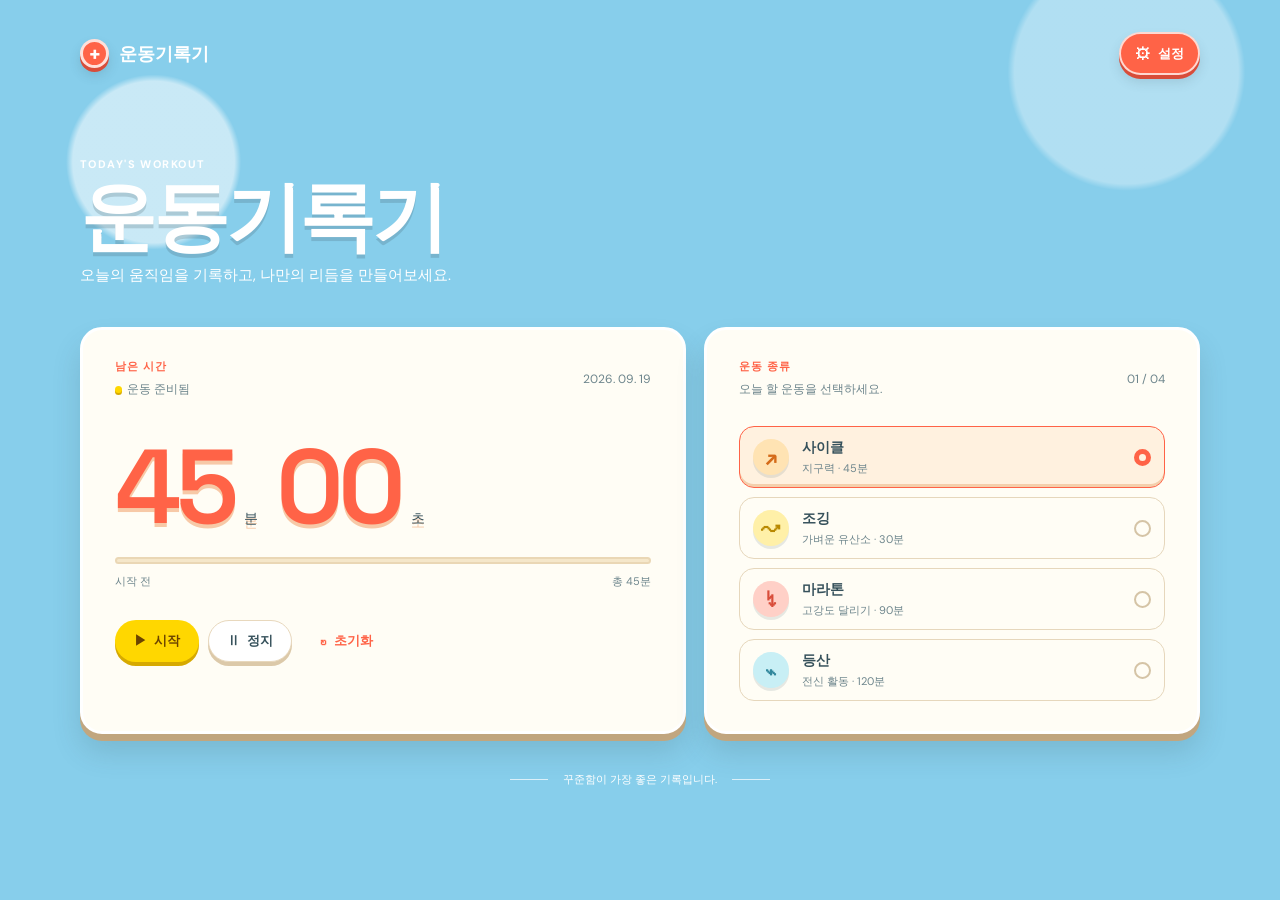
<file: index.html>
<!DOCTYPE html>
<html lang="ko">
<head>
  <meta charset="UTF-8">
  <meta name="viewport" content="width=device-width, initial-scale=1.0">
  <title>운동기록기</title>
  <link rel="preconnect" href="https://fonts.googleapis.com">
  <link rel="preconnect" href="https://fonts.gstatic.com" crossorigin>
  <link href="https://fonts.googleapis.com/css2?family=DM+Sans:wght@400;500;600;700&family=Space+Grotesk:wght@500;600;700&display=swap" rel="stylesheet">
  <link rel="stylesheet" href="index.css">
  <script src="index.js" defer></script>
</head>
<body>
  <main class="app-shell">
    <header class="topbar">
      <a class="brand" href="#" aria-label="운동기록기 홈">
        <span class="brand-mark" aria-hidden="true">+</span>
        <span>운동기록기</span>
      </a>
      <a class="settings-button" href="setting.html" aria-label="설정 열기">
        <span class="settings-icon" aria-hidden="true">⚙</span>
        설정
      </a>
    </header>

    <section class="intro" aria-labelledby="page-title">
      <p class="eyebrow">TODAY'S WORKOUT</p>
      <h1 id="page-title">운동기록기</h1>
      <p class="intro-copy">오늘의 움직임을 기록하고, 나만의 리듬을 만들어보세요.</p>
    </section>

    <section class="dashboard" aria-label="운동 기록 대시보드">
      <article class="timer-panel">
        <div class="panel-heading">
          <div>
            <p class="section-label">남은 시간</p>
              <p class="timer-status"><span class="status-dot"></span><span id="timer-status">운동 준비됨</span></p>
          </div>
          <span class="date-label">2026. 09. 19</span>
        </div>

        <div class="timer-display" aria-label="남은 시간 45분 00초">
          <span id="remaining-minutes">45</span><small>분</small>
          <span id="remaining-seconds">00</span><small>초</small>
        </div>

        <div class="progress-track" id="progress-track" aria-label="진행률 0퍼센트">
          <div class="progress-value" id="progress-value"></div>
        </div>
        <div class="progress-meta">
          <span id="progress-status">시작 전</span>
          <span>총 <span id="total-minutes">45</span>분</span>
        </div>

        <div class="timer-actions">
          <button class="button button-primary" type="button" onclick="startTimer()"><span aria-hidden="true">▶</span> 시작</button>
          <button class="button button-secondary" type="button" onclick="stopTimer()"><span aria-hidden="true">Ⅱ</span> 정지</button>
          <button class="button button-ghost" type="button" onclick="resetTimer()"><span aria-hidden="true">↻</span> 초기화</button>
        </div>
      </article>

      <article class="exercise-panel">
        <div class="panel-heading">
          <div>
            <p class="section-label">운동 종류</p>
            <p class="panel-description">오늘 할 운동을 선택하세요.</p>
          </div>
          <span class="selection-count">01 / 04</span>
        </div>

        <fieldset class="exercise-list">
          <legend class="visually-hidden">운동 종류 선택</legend>
          <label class="exercise-option">
            <input type="radio" name="exercise" value="45" checked onchange="selectExercise(this)">
            <span class="exercise-symbol cycle" aria-hidden="true">↗</span>
            <span class="exercise-info"><strong>사이클</strong><small>지구력 · 45분</small></span>
            <span class="radio-mark" aria-hidden="true"></span>
          </label>
          <label class="exercise-option">
            <input type="radio" name="exercise" value="30" onchange="selectExercise(this)">
            <span class="exercise-symbol jog" aria-hidden="true">↝</span>
            <span class="exercise-info"><strong>조깅</strong><small>가벼운 유산소 · 30분</small></span>
            <span class="radio-mark" aria-hidden="true"></span>
          </label>
          <label class="exercise-option">
            <input type="radio" name="exercise" value="90" onchange="selectExercise(this)">
            <span class="exercise-symbol marathon" aria-hidden="true">↯</span>
            <span class="exercise-info"><strong>마라톤</strong><small>고강도 달리기 · 90분</small></span>
            <span class="radio-mark" aria-hidden="true"></span>
          </label>
          <label class="exercise-option">
            <input type="radio" name="exercise" value="120" onchange="selectExercise(this)">
            <span class="exercise-symbol hiking" aria-hidden="true">⌁</span>
            <span class="exercise-info"><strong>등산</strong><small>전신 활동 · 120분</small></span>
            <span class="radio-mark" aria-hidden="true"></span>
          </label>
        </fieldset>
      </article>
    </section>

    <footer class="footer-note">
      <span class="footer-line"></span>
      <span>꾸준함이 가장 좋은 기록입니다.</span>
      <span class="footer-line"></span>
    </footer>
  </main>
</body>
</html>
</file>
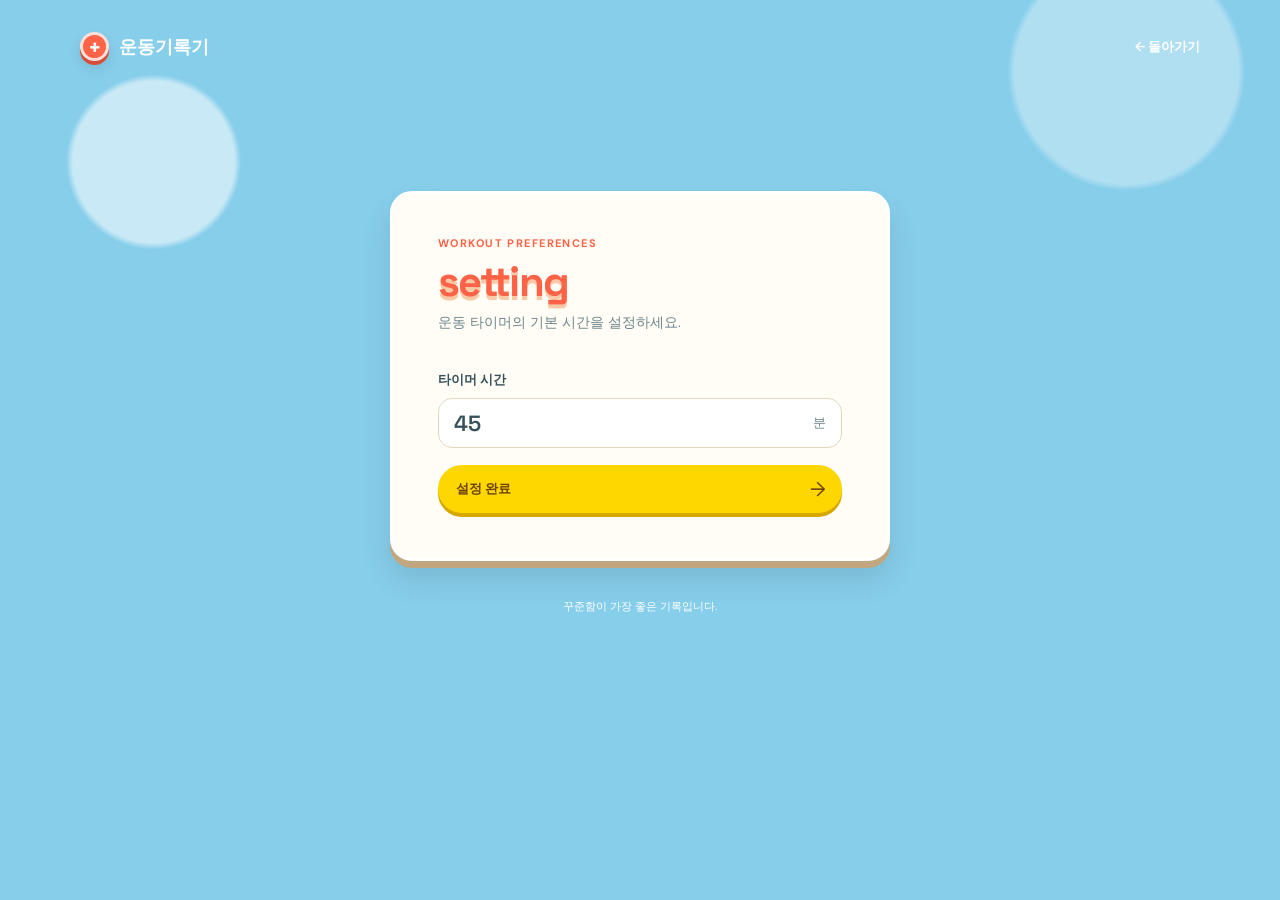
<file: setting.html>
<!DOCTYPE html>
<html lang="ko">
<head>
  <meta charset="UTF-8">
  <meta name="viewport" content="width=device-width, initial-scale=1.0">
  <title>Setting - 운동기록기</title>
  <link rel="preconnect" href="https://fonts.googleapis.com">
  <link rel="preconnect" href="https://fonts.gstatic.com" crossorigin>
  <link href="https://fonts.googleapis.com/css2?family=DM+Sans:wght@400;500;600;700&family=Space+Grotesk:wght@500;600;700&display=swap" rel="stylesheet">
  <link rel="stylesheet" href="setting.css">
  <script src="setting.js" defer></script>
</head>
<body>
  <main class="settings-page">
    <header class="settings-topbar">
      <a class="brand" href="index.html" aria-label="운동기록기 홈">
        <span class="brand-mark" aria-hidden="true">+</span>
        <span>운동기록기</span>
      </a>
      <a class="back-link" href="index.html"><span aria-hidden="true">←</span> 돌아가기</a>
    </header>

    <section class="settings-card" aria-labelledby="settings-title">
      <p class="eyebrow">WORKOUT PREFERENCES</p>
      <h3 id="settings-title">setting</h3>
      <p class="settings-description">운동 타이머의 기본 시간을 설정하세요.</p>

      <form class="settings-form" id="settings-form" action="index.html" method="get">
        <label class="input-label" for="timer-minutes">타이머 시간</label>
        <div class="input-wrap">
          <input id="timer-minutes" name="minutes" type="number" min="1" max="120" value="45" required>
          <span>분</span>
        </div>
        <button class="complete-button" type="submit">설정 완료 <span aria-hidden="true">→</span></button>
      </form>
    </section>

    <p class="footer-note">꾸준함이 가장 좋은 기록입니다.</p>
  </main>
</body>
</html>
</file>
<file: index.css>
:root {
  --ink: #36515b;
  --muted: #6d858c;
  --paper: #87ceeb;
  --panel: #fffdf5;
  --line: #e6d7bc;
  --mint: #ffd700;
  --mint-strong: #ff6347;
  --yellow: #ffd700;
  --coral: #ff6347;
}

* {
  box-sizing: border-box;
}

body {
  min-width: 320px;
  margin: 0;
  color: var(--ink);
  background-color: var(--paper);
  background-image: radial-gradient(circle at 12% 18%, rgba(255, 255, 255, .55) 0 6%, transparent 6.5%), radial-gradient(circle at 88% 8%, rgba(255, 255, 255, .35) 0 8%, transparent 8.5%);
  font-family: "DM Sans", "Trebuchet MS", sans-serif;
}

button,
input {
  font: inherit;
}

button {
  cursor: pointer;
}

.app-shell {
  width: min(1120px, calc(100% - 48px));
  min-height: 100vh;
  margin: 0 auto;
  padding: 32px 0 28px;
}

.topbar,
.panel-heading,
.progress-meta {
  display: flex;
  align-items: center;
  justify-content: space-between;
}

.brand {
  display: inline-flex;
  align-items: center;
  gap: 10px;
  color: #ffffff;
  font-family: "Space Grotesk", "Trebuchet MS", sans-serif;
  font-size: 18px;
  font-weight: 700;
  text-decoration: none;
}

.brand-mark {
  display: grid;
  width: 29px;
  height: 29px;
  place-items: center;
  color: #ffffff;
  background: var(--coral);
  border: 3px solid rgba(255, 255, 255, .8);
  border-radius: 50%;
  font-size: 22px;
  line-height: 1;
  box-shadow: 0 4px 0 #d84d3a, 0 7px 12px rgba(54, 81, 91, .18);
}

.settings-button {
  display: inline-flex;
  align-items: center;
  gap: 7px;
  padding: 9px 14px;
  color: #ffffff;
  background: var(--coral);
  border: 2px solid rgba(255, 255, 255, .75);
  border-radius: 999px;
  font-size: 13px;
  font-weight: 600;
  text-decoration: none;
  box-shadow: 0 4px 0 #d84d3a, 0 7px 12px rgba(54, 81, 91, .16);
}

.settings-button:hover,
.button-ghost:hover {
  color: #ffffff;
  background: #f4513a;
  transform: translateY(-1px);
}

.settings-icon {
  font-size: 16px;
}

.intro {
  padding: 82px 0 42px;
}

.eyebrow,
.section-label {
  margin: 0;
  color: #ffffff;
  font-size: 11px;
  font-weight: 700;
  letter-spacing: .13em;
}

h1 {
  margin: 10px 0 12px;
  color: #ffffff;
  font-family: "Space Grotesk", "Trebuchet MS", sans-serif;
  font-size: clamp(42px, 7vw, 76px);
  letter-spacing: -.04em;
  line-height: .95;
  text-shadow: 0 4px 0 rgba(54, 81, 91, .2);
}

.intro-copy {
  margin: 0;
  color: #ffffff;
  font-size: 15px;
}

.dashboard {
  display: grid;
  grid-template-columns: 1.1fr .9fr;
  gap: 18px;
}

.timer-panel,
.exercise-panel {
  padding: 29px 32px 30px;
  background: var(--panel);
  border: 3px solid #ffffff;
  border-radius: 22px;
  box-shadow: 0 7px 0 rgba(210, 161, 105, .8), 0 18px 28px rgba(54, 81, 91, .18);
}

.section-label {
  color: var(--coral);
  letter-spacing: .08em;
}

.timer-status,
.panel-description,
.date-label,
.selection-count {
  margin: 7px 0 0;
  color: var(--muted);
  font-size: 12px;
}

.status-dot {
  display: inline-block;
  width: 7px;
  height: 7px;
  margin-right: 5px;
  background: var(--yellow);
  box-shadow: 0 2px 0 #d7a900;
  border-radius: 50%;
}

.date-label,
.selection-count {
  margin-top: 0;
  font-variant-numeric: tabular-nums;
}

.timer-display {
  display: flex;
  align-items: baseline;
  gap: 10px;
  margin: 47px 0 28px;
  color: var(--coral);
  font-family: "Space Grotesk", "Trebuchet MS", sans-serif;
  font-size: clamp(66px, 9vw, 105px);
  font-weight: 600;
  letter-spacing: -.05em;
  text-shadow: 0 4px 0 #f7c9a7;
  line-height: .8;
}

.timer-display small {
  margin-right: 8px;
  color: var(--ink);
  font-family: "DM Sans", sans-serif;
  font-size: 14px;
  font-weight: 500;
  letter-spacing: 0;
}

.progress-track {
  height: 7px;
  overflow: hidden;
  background: #f5e7ca;
  border: 2px solid #ead7b5;
  border-radius: 20px;
}

.progress-value {
  width: 0;
  height: 100%;
  background: var(--coral);
  border-radius: inherit;
}

.progress-meta {
  margin-top: 10px;
  color: var(--muted);
  font-size: 11px;
}

.timer-actions {
  display: flex;
  gap: 9px;
  margin-top: 31px;
}

.button {
  display: inline-flex;
  align-items: center;
  justify-content: center;
  gap: 7px;
  min-height: 42px;
  padding: 0 18px;
  border: 1px solid transparent;
  border-radius: 999px;
  font-size: 13px;
  font-weight: 700;
}

.button-primary {
  color: #6b4300;
  background: var(--yellow);
  box-shadow: 0 4px 0 #d6a900;
}

.button-primary:hover {
  background: #ffdf32;
}

.button-secondary {
  color: var(--ink);
  background: #ffffff;
  border-color: #e8d8bd;
  box-shadow: 0 4px 0 #dcc9a9;
}

.button-secondary:hover {
  background: #fff7e8;
}

.button-ghost {
  color: var(--coral);
  background: transparent;
  border-color: transparent;
}

.exercise-list {
  display: grid;
  gap: 9px;
  margin: 28px 0 0;
  padding: 0;
  border: 0;
}

.exercise-option {
  display: flex;
  align-items: center;
  gap: 13px;
  min-height: 62px;
  padding: 10px 13px;
  border: 1px solid var(--line);
  border-radius: 15px;
  cursor: pointer;
  transition: border-color .2s ease, background .2s ease, transform .2s ease;
}

.exercise-option:hover {
  border-color: var(--coral);
  transform: translateY(-1px);
}

.exercise-option:has(input:checked) {
  background: #fff1df;
  border-color: var(--coral);
  box-shadow: inset 0 -3px 0 #f4cfac;
}

.exercise-option input {
  position: absolute;
  opacity: 0;
}

.exercise-symbol {
  display: grid;
  width: 36px;
  height: 36px;
  place-items: center;
  border-radius: 50%;
  font-family: "Space Grotesk", "Trebuchet MS", sans-serif;
  box-shadow: 0 3px 0 rgba(54, 81, 91, .12);
  font-size: 21px;
  font-weight: 700;
}

.cycle { background: #ffe3b3; color: #d46b19; }
.jog { background: #fff0a8; color: #b88800; }
.marathon { background: #ffd0c7; color: #d84d3a; }
.hiking { background: #c8eff5; color: #31879c; }

.exercise-info {
  display: grid;
  gap: 4px;
  flex: 1;
}

.exercise-info strong {
  font-size: 14px;
}

.exercise-info small {
  color: var(--muted);
  font-size: 11px;
}

.radio-mark {
  width: 17px;
  height: 17px;
  border: 2px solid #d5c4a6;
  border-radius: 50%;
}

.exercise-option:has(input:checked) .radio-mark {
  border: 5px solid var(--coral);
}

.footer-note {
  display: flex;
  align-items: center;
  gap: 15px;
  justify-content: center;
  margin-top: 38px;
  color: #ffffff;
  font-size: 11px;
}

.footer-line {
  width: 38px;
  height: 1px;
  background: rgba(255, 255, 255, .7);
}

.visually-hidden {
  position: absolute;
  width: 1px;
  height: 1px;
  padding: 0;
  overflow: hidden;
  clip: rect(0, 0, 0, 0);
  white-space: nowrap;
  border: 0;
}

@media (max-width: 760px) {
  .app-shell {
    width: min(100% - 32px, 560px);
    padding-top: 22px;
  }

  .intro {
    padding: 64px 0 30px;
  }

  .dashboard {
    grid-template-columns: 1fr;
  }

  .timer-panel,
  .exercise-panel {
    padding: 24px 20px;
  }

  .timer-display {
    margin-top: 42px;
  }
}

@media (max-width: 430px) {
  .timer-actions {
    flex-wrap: wrap;
  }

  .button-primary,
  .button-secondary {
    flex: 1;
  }

  .button-ghost {
    width: 100%;
  }
}
</file>
<file: setting.css>
:root {
  --ink: #36515b;
  --muted: #6d858c;
  --paper: #87ceeb;
  --panel: #fffdf5;
  --line: #e6d7bc;
  --mint: #ffd700;
  --mint-strong: #ff6347;
}

* {
  box-sizing: border-box;
}

body {
  min-width: 320px;
  min-height: 100vh;
  margin: 0;
  color: var(--ink);
  background-color: var(--paper);
  background-image: radial-gradient(circle at 12% 18%, rgba(255, 255, 255, .55) 0 6%, transparent 6.5%), radial-gradient(circle at 88% 8%, rgba(255, 255, 255, .35) 0 8%, transparent 8.5%);
  font-family: "DM Sans", "Trebuchet MS", sans-serif;
}

a,
button,
input {
  font: inherit;
}

a {
  color: inherit;
}

button {
  cursor: pointer;
}

.settings-page {
  width: min(1120px, calc(100% - 48px));
  min-height: 100vh;
  margin: 0 auto;
  padding: 32px 0 28px;
}

.settings-topbar {
  display: flex;
  align-items: center;
  justify-content: space-between;
}

.brand {
  display: inline-flex;
  align-items: center;
  gap: 10px;
  color: #ffffff;
  font-family: "Space Grotesk", "Trebuchet MS", sans-serif;
  font-size: 18px;
  font-weight: 700;
  text-decoration: none;
}

.brand-mark {
  display: grid;
  width: 29px;
  height: 29px;
  place-items: center;
  color: #ffffff;
  background: var(--mint-strong);
  border: 3px solid rgba(255, 255, 255, .8);
  border-radius: 50%;
  font-size: 22px;
  line-height: 1;
  box-shadow: 0 4px 0 #d84d3a, 0 7px 12px rgba(54, 81, 91, .18);
}

.back-link {
  color: #ffffff;
  font-size: 13px;
  font-weight: 600;
  text-decoration: none;
}

.back-link:hover {
  color: #fff5bd;
}

.settings-card {
  width: min(100%, 500px);
  margin: 130px auto 0;
  padding: 42px 45px 45px;
  background: var(--panel);
  border: 3px solid #ffffff;
  border-radius: 22px;
  box-shadow: 0 7px 0 rgba(210, 161, 105, .8), 0 18px 28px rgba(54, 81, 91, .18);
}

.eyebrow {
  margin: 0;
  color: var(--mint-strong);
  font-size: 11px;
  font-weight: 700;
  letter-spacing: .13em;
}

h3 {
  margin: 11px 0 10px;
  color: var(--mint-strong);
  font-family: "Space Grotesk", "Trebuchet MS", sans-serif;
  font-size: 42px;
  letter-spacing: -.04em;
  line-height: 1;
  text-shadow: 0 4px 0 #f7c9a7;
}

.settings-description {
  margin: 0;
  color: var(--muted);
  font-size: 14px;
}

.settings-form {
  margin-top: 39px;
}

.input-label {
  display: block;
  margin-bottom: 9px;
  color: var(--ink);
  font-size: 13px;
  font-weight: 700;
}

.input-wrap {
  display: flex;
  align-items: center;
  gap: 10px;
  padding: 0 15px;
  border: 1px solid var(--line);
  border-radius: 14px;
  background: #ffffff;
}

.input-wrap:focus-within {
  border-color: var(--mint-strong);
  box-shadow: 0 0 0 3px rgba(255, 99, 71, .16);
}

.input-wrap input {
  width: 100%;
  min-height: 48px;
  padding: 0;
  color: var(--ink);
  background: transparent;
  border: 0;
  outline: 0;
  font-family: "Space Grotesk", sans-serif;
  font-size: 22px;
  font-weight: 600;
}

.input-wrap span {
  color: var(--muted);
  font-size: 13px;
}

.complete-button {
  display: flex;
  align-items: center;
  justify-content: space-between;
  width: 100%;
  min-height: 48px;
  margin-top: 17px;
  padding: 0 16px 0 18px;
  color: #6b4300;
  background: var(--mint);
  border: 0;
  border-radius: 999px;
  font-size: 13px;
  font-weight: 700;
  box-shadow: 0 4px 0 #d6a900;
}

.complete-button:hover {
  background: #ffdf32;
}

.complete-button span {
  font-size: 20px;
  font-weight: 400;
}

.footer-note {
  margin: 38px 0 0;
  color: #ffffff;
  font-size: 11px;
  text-align: center;
}

@media (max-width: 600px) {
  .settings-page {
    width: min(100% - 32px, 500px);
    padding-top: 22px;
  }

  .settings-card {
    margin-top: 90px;
    padding: 32px 22px;
  }
}
</file>
